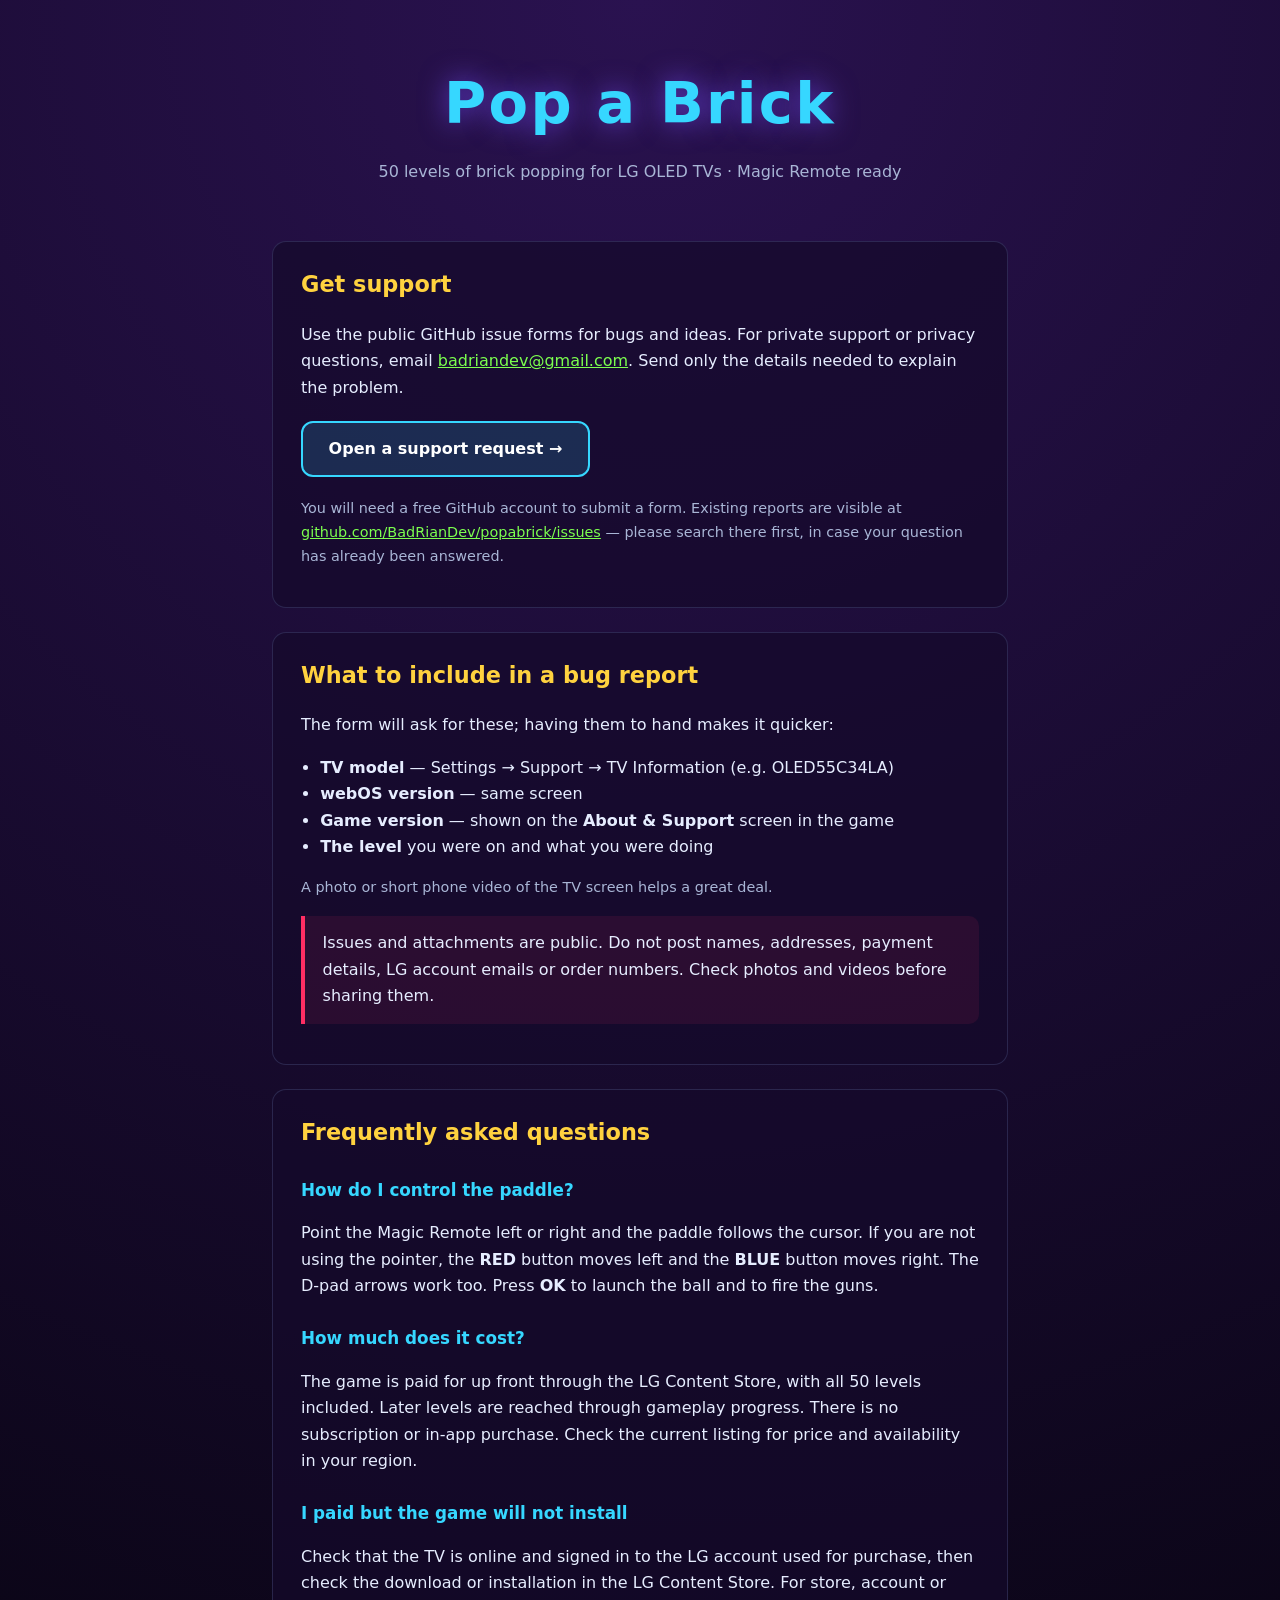
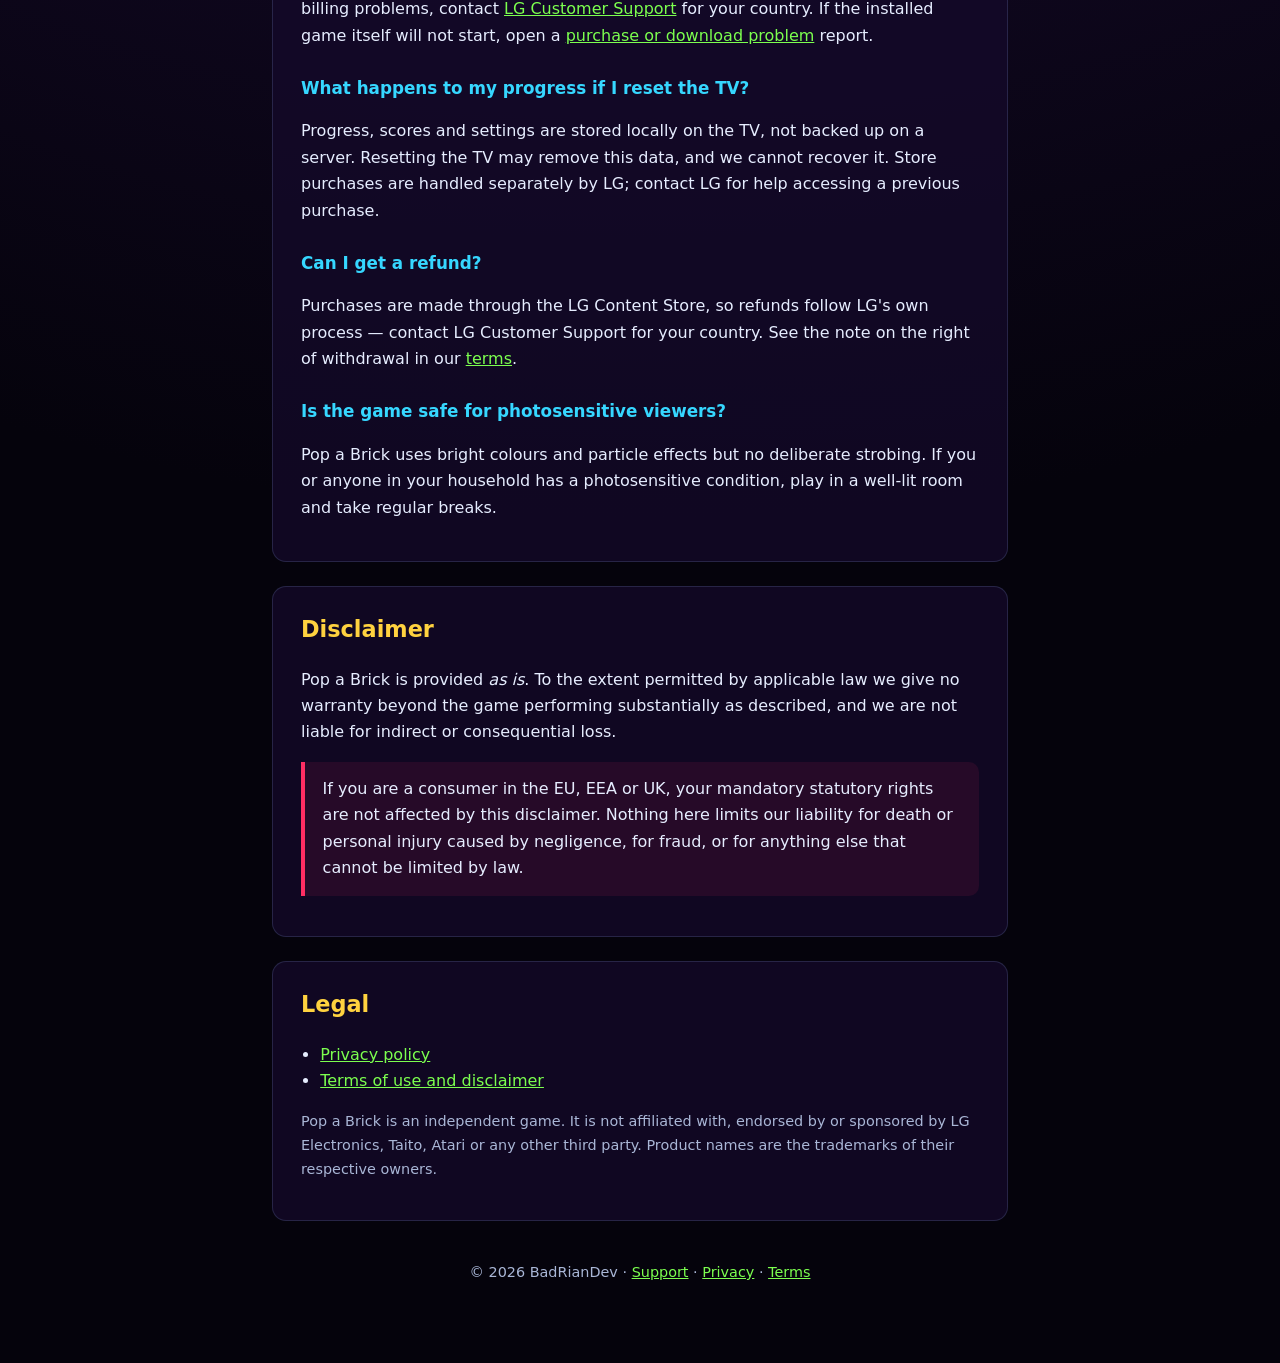
<file: docs/index.html>
<!DOCTYPE html>
<html lang="en">
<head>
<meta charset="utf-8">
<meta name="viewport" content="width=device-width, initial-scale=1">
<title>Pop a Brick — Support</title>
<meta name="description" content="Support, FAQ and issue reporting for Pop a Brick, a brick-breaking game for LG webOS TVs.">
<link rel="stylesheet" href="style.css">
</head>
<body>
<header>
  <h1>Pop a Brick</h1>
  <p class="tag">50 levels of brick popping for LG OLED TVs · Magic Remote ready</p>
</header>

<main>
  <section>
    <h2>Get support</h2>
    <p>
      Use the public GitHub issue forms for bugs and ideas. For private support or privacy
      questions, email <a href="mailto:badriandev@gmail.com">badriandev@gmail.com</a>.
      Send only the details needed to explain the problem.
    </p>
    <p class="cta">
      <a href="https://github.com/BadRianDev/popabrick/issues/new/choose">Open a support request &rarr;</a>
    </p>
    <p class="small">
      You will need a free GitHub account to submit a form. Existing reports are visible at
      <a href="https://github.com/BadRianDev/popabrick/issues">github.com/BadRianDev/popabrick/issues</a>
      — please search there first, in case your question has already been answered.
    </p>
  </section>

  <section>
    <h2>What to include in a bug report</h2>
    <p>The form will ask for these; having them to hand makes it quicker:</p>
    <ul>
      <li><strong>TV model</strong> — Settings → Support → TV Information (e.g. OLED55C34LA)</li>
      <li><strong>webOS version</strong> — same screen</li>
      <li><strong>Game version</strong> — shown on the <strong>About &amp; Support</strong> screen in the game</li>
      <li><strong>The level</strong> you were on and what you were doing</li>
    </ul>
    <p class="small">A photo or short phone video of the TV screen helps a great deal.</p>
    <p class="notice">Issues and attachments are public. Do not post names, addresses, payment details, LG account emails or order numbers. Check photos and videos before sharing them.</p>
  </section>

  <section>
    <h2>Frequently asked questions</h2>

    <h3>How do I control the paddle?</h3>
    <p>
      Point the Magic Remote left or right and the paddle follows the cursor. If you are not
      using the pointer, the <strong>RED</strong> button moves left and the <strong>BLUE</strong>
      button moves right. The D-pad arrows work too. Press <strong>OK</strong> to launch the ball
      and to fire the guns.
    </p>

    <h3>How much does it cost?</h3>
    <p>
      The game is paid for up front through the LG Content Store, with all 50 levels included.
      Later levels are reached through gameplay progress. There is no subscription or in-app
      purchase. Check the current listing for price and availability in your region.
    </p>

    <h3>I paid but the game will not install</h3>
    <p>
      Check that the TV is online and signed in to the LG account used for purchase, then
      check the download or installation in the LG Content Store. For store, account or billing
      problems, contact <a href="https://www.lg.com/support">LG Customer Support</a> for your country.
      If the installed game itself will not start, open a
      <a href="https://github.com/BadRianDev/popabrick/issues/new/choose">purchase or download problem</a> report.
    </p>

    <h3>What happens to my progress if I reset the TV?</h3>
    <p>
      Progress, scores and settings are stored locally on the TV, not backed up on a server.
      Resetting the TV may remove this data, and we cannot recover it. Store purchases are
      handled separately by LG; contact LG for help accessing a previous purchase.
    </p>

    <h3>Can I get a refund?</h3>
    <p>
      Purchases are made through the LG Content Store, so refunds follow LG's own process —
      contact LG Customer Support for your country. See the note on the right of withdrawal in
      our <a href="terms.html">terms</a>.
    </p>

    <h3>Is the game safe for photosensitive viewers?</h3>
    <p>
      Pop a Brick uses bright colours and particle effects but no deliberate strobing. If you
      or anyone in your household has a photosensitive condition, play in a well-lit room and
      take regular breaks.
    </p>
  </section>

  <section>
    <h2>Disclaimer</h2>
    <p>
      Pop a Brick is provided <em>as is</em>. To the extent permitted by applicable law we give
      no warranty beyond the game performing substantially as described, and we are not liable
      for indirect or consequential loss.
    </p>
    <p class="notice">
      If you are a consumer in the EU, EEA or UK, your mandatory statutory rights are not
      affected by this disclaimer. Nothing here limits our liability for death or personal
      injury caused by negligence, for fraud, or for anything else that cannot be limited by law.
    </p>
  </section>

  <section>
    <h2>Legal</h2>
    <ul>
      <li><a href="privacy.html">Privacy policy</a></li>
      <li><a href="terms.html">Terms of use and disclaimer</a></li>
    </ul>
    <p class="small">
      Pop a Brick is an independent game. It is not affiliated with, endorsed by or sponsored by
      LG Electronics, Taito, Atari or any other third party. Product names are the trademarks of
      their respective owners.
    </p>
  </section>
</main>

<footer>
  <p>&copy; 2026 BadRianDev ·
    <a href="https://github.com/BadRianDev/popabrick/issues/new/choose">Support</a> ·
    <a href="privacy.html">Privacy</a> ·
    <a href="terms.html">Terms</a>
  </p>
</footer>
</body>
</html>
</file>
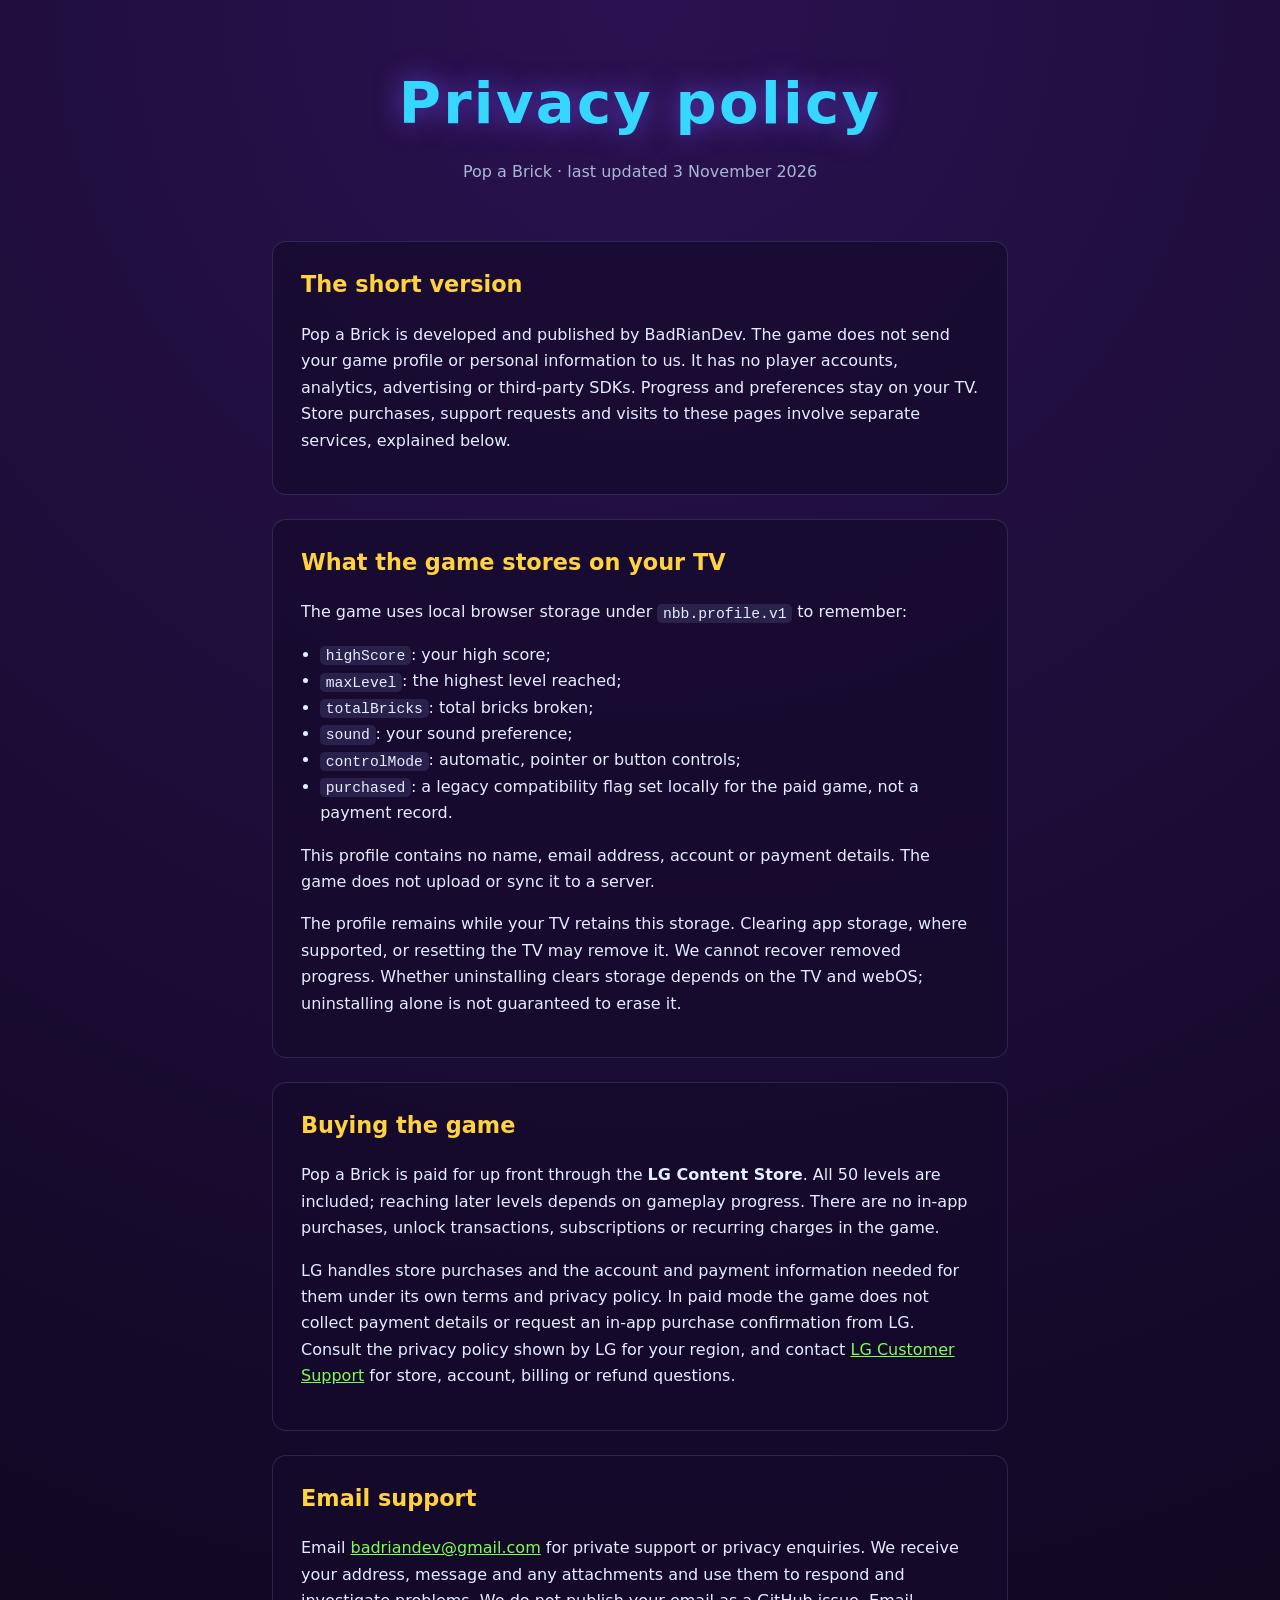
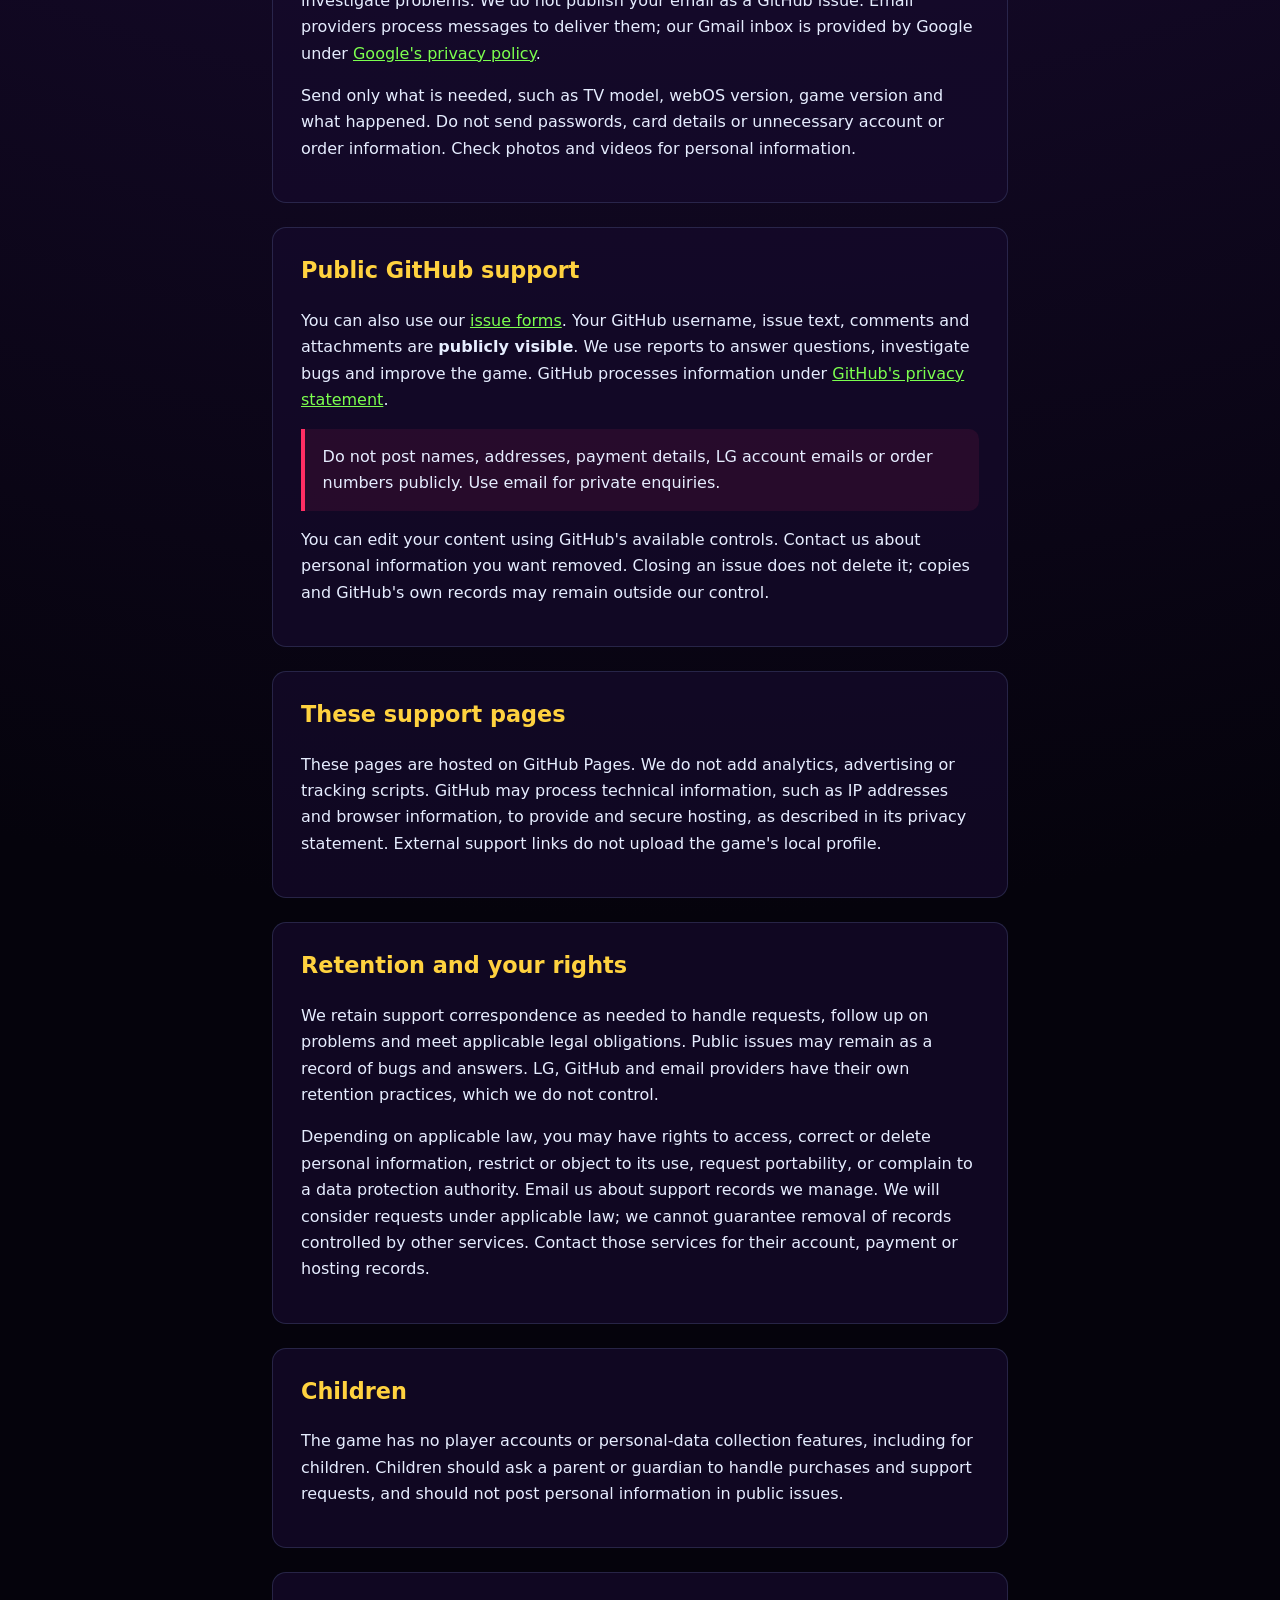
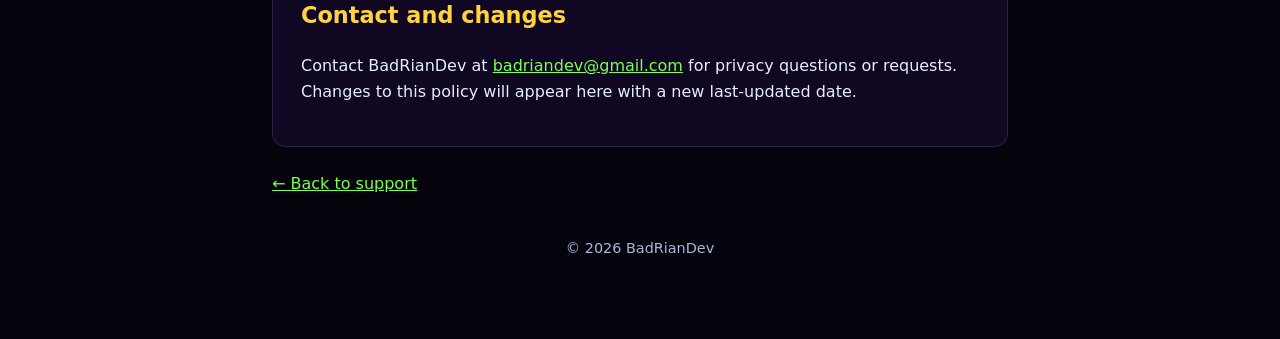
<file: docs/privacy.html>
<!DOCTYPE html>
<html lang="en">
<head>
<meta charset="utf-8">
<meta name="viewport" content="width=device-width, initial-scale=1">
<title>Pop a Brick — Privacy policy</title>
<meta name="description" content="Privacy policy for Pop a Brick on LG webOS TVs.">
<link rel="stylesheet" href="style.css">
</head>
<body>
<header>
  <h1>Privacy policy</h1>
  <p class="tag">Pop a Brick · last updated 3 November 2026</p>
</header>

<main>
  <section>
    <h2>The short version</h2>
    <p>Pop a Brick is developed and published by BadRianDev. The game does not send your game profile or personal information to us. It has no player accounts, analytics, advertising or third-party SDKs. Progress and preferences stay on your TV. Store purchases, support requests and visits to these pages involve separate services, explained below.</p>
  </section>
  <section>
    <h2>What the game stores on your TV</h2>
    <p>The game uses local browser storage under <code>nbb.profile.v1</code> to remember:</p>
    <ul>
      <li><code>highScore</code>: your high score;</li>
      <li><code>maxLevel</code>: the highest level reached;</li>
      <li><code>totalBricks</code>: total bricks broken;</li>
      <li><code>sound</code>: your sound preference;</li>
      <li><code>controlMode</code>: automatic, pointer or button controls;</li>
      <li><code>purchased</code>: a legacy compatibility flag set locally for the paid game, not a payment record.</li>
    </ul>
    <p>This profile contains no name, email address, account or payment details. The game does not upload or sync it to a server.</p>
    <p>The profile remains while your TV retains this storage. Clearing app storage, where supported, or resetting the TV may remove it. We cannot recover removed progress. Whether uninstalling clears storage depends on the TV and webOS; uninstalling alone is not guaranteed to erase it.</p>
  </section>
  <section>
    <h2>Buying the game</h2>
    <p>Pop a Brick is paid for up front through the <strong>LG Content Store</strong>. All 50 levels are included; reaching later levels depends on gameplay progress. There are no in-app purchases, unlock transactions, subscriptions or recurring charges in the game.</p>
    <p>LG handles store purchases and the account and payment information needed for them under its own terms and privacy policy. In paid mode the game does not collect payment details or request an in-app purchase confirmation from LG. Consult the privacy policy shown by LG for your region, and contact <a href="https://www.lg.com/support">LG Customer Support</a> for store, account, billing or refund questions.</p>
  </section>
  <section>
    <h2>Email support</h2>
    <p>Email <a href="mailto:badriandev@gmail.com">badriandev@gmail.com</a> for private support or privacy enquiries. We receive your address, message and any attachments and use them to respond and investigate problems. We do not publish your email as a GitHub issue. Email providers process messages to deliver them; our Gmail inbox is provided by Google under <a href="https://policies.google.com/privacy">Google's privacy policy</a>.</p>
    <p>Send only what is needed, such as TV model, webOS version, game version and what happened. Do not send passwords, card details or unnecessary account or order information. Check photos and videos for personal information.</p>
  </section>
  <section>
    <h2>Public GitHub support</h2>
    <p>You can also use our <a href="https://github.com/BadRianDev/popabrick/issues/new/choose">issue forms</a>. Your GitHub username, issue text, comments and attachments are <strong>publicly visible</strong>. We use reports to answer questions, investigate bugs and improve the game. GitHub processes information under <a href="https://docs.github.com/site-policy/privacy-policies/github-general-privacy-statement">GitHub's privacy statement</a>.</p>
    <p class="notice">Do not post names, addresses, payment details, LG account emails or order numbers publicly. Use email for private enquiries.</p>
    <p>You can edit your content using GitHub's available controls. Contact us about personal information you want removed. Closing an issue does not delete it; copies and GitHub's own records may remain outside our control.</p>
  </section>
  <section>
    <h2>These support pages</h2>
    <p>These pages are hosted on GitHub Pages. We do not add analytics, advertising or tracking scripts. GitHub may process technical information, such as IP addresses and browser information, to provide and secure hosting, as described in its privacy statement. External support links do not upload the game's local profile.</p>
  </section>
  <section>
    <h2>Retention and your rights</h2>
    <p>We retain support correspondence as needed to handle requests, follow up on problems and meet applicable legal obligations. Public issues may remain as a record of bugs and answers. LG, GitHub and email providers have their own retention practices, which we do not control.</p>
    <p>Depending on applicable law, you may have rights to access, correct or delete personal information, restrict or object to its use, request portability, or complain to a data protection authority. Email us about support records we manage. We will consider requests under applicable law; we cannot guarantee removal of records controlled by other services. Contact those services for their account, payment or hosting records.</p>
  </section>
  <section>
    <h2>Children</h2>
    <p>The game has no player accounts or personal-data collection features, including for children. Children should ask a parent or guardian to handle purchases and support requests, and should not post personal information in public issues.</p>
  </section>
  <section>
    <h2>Contact and changes</h2>
    <p>Contact BadRianDev at <a href="mailto:badriandev@gmail.com">badriandev@gmail.com</a> for privacy questions or requests. Changes to this policy will appear here with a new last-updated date.</p>
  </section>
  <p><a href="index.html">&larr; Back to support</a></p>
</main>

<footer>
  <p>&copy; 2026 BadRianDev</p>
</footer>
</body>
</html>
</file>
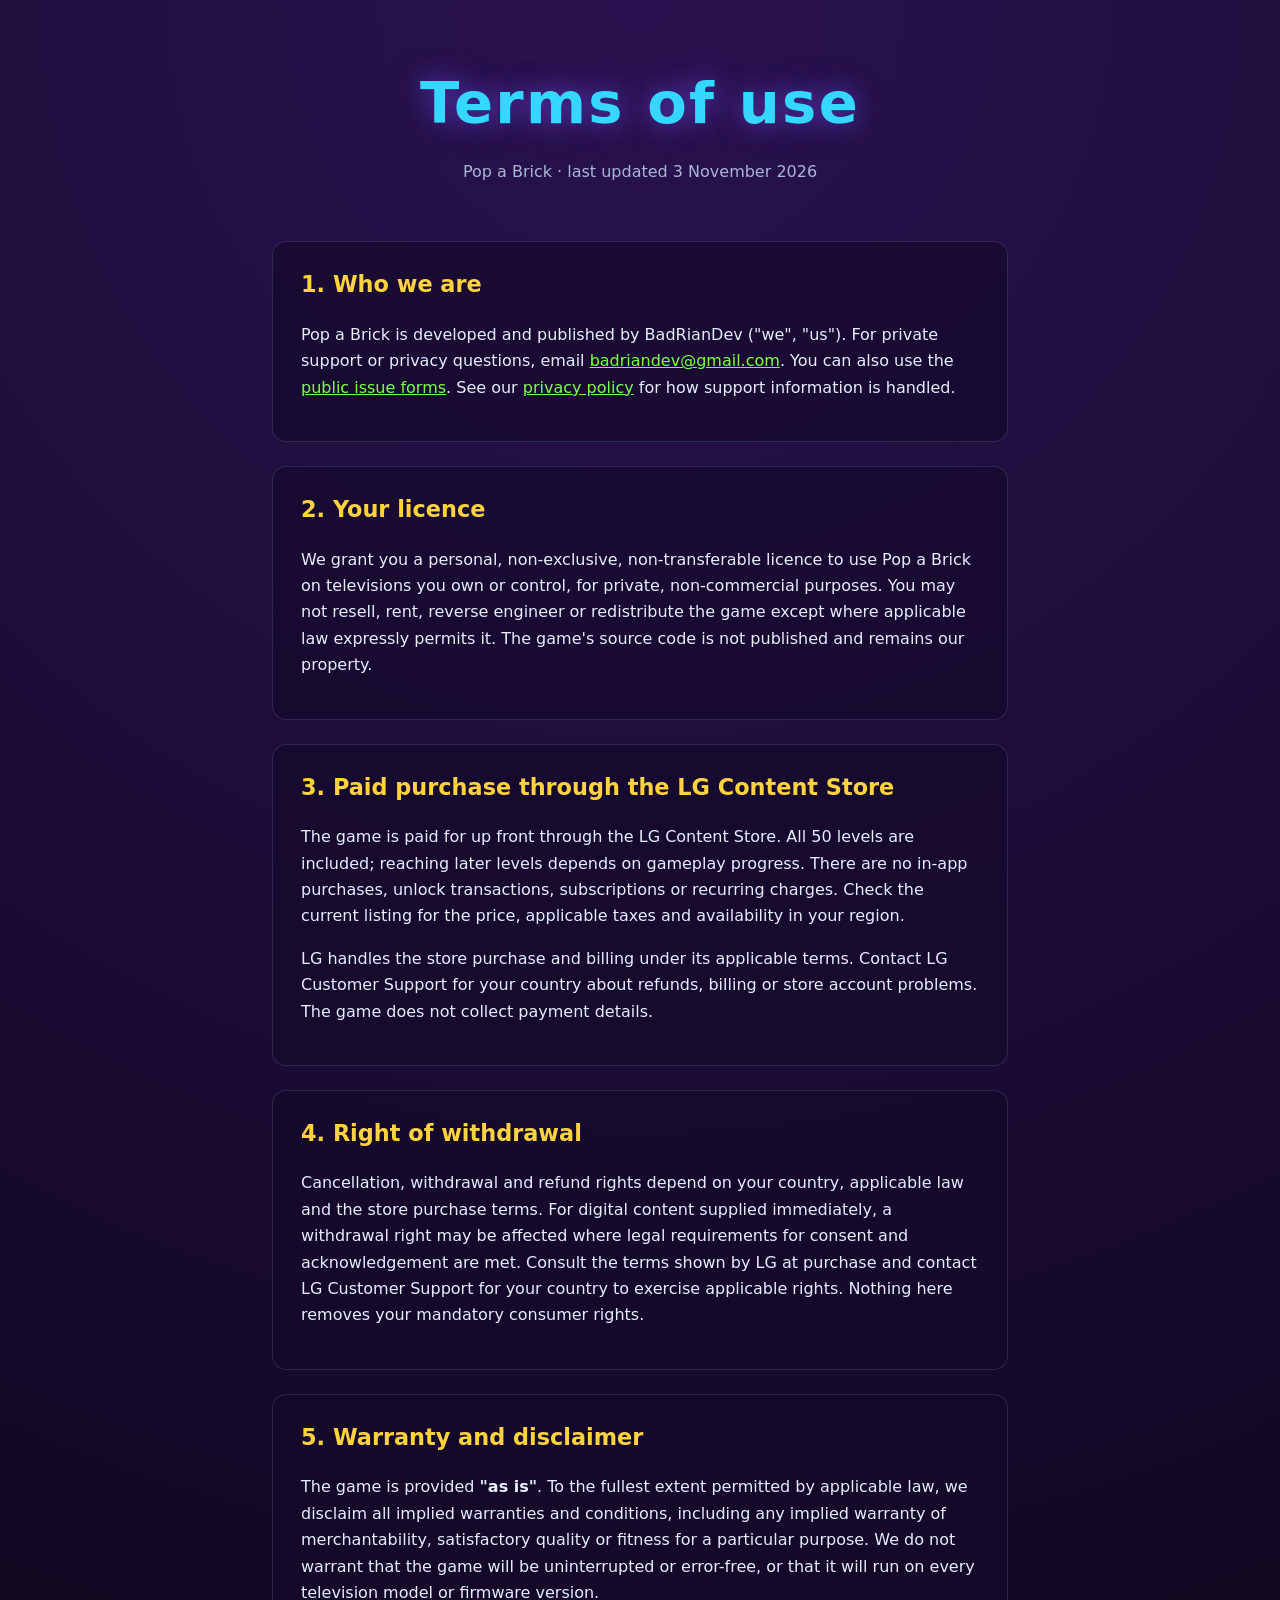
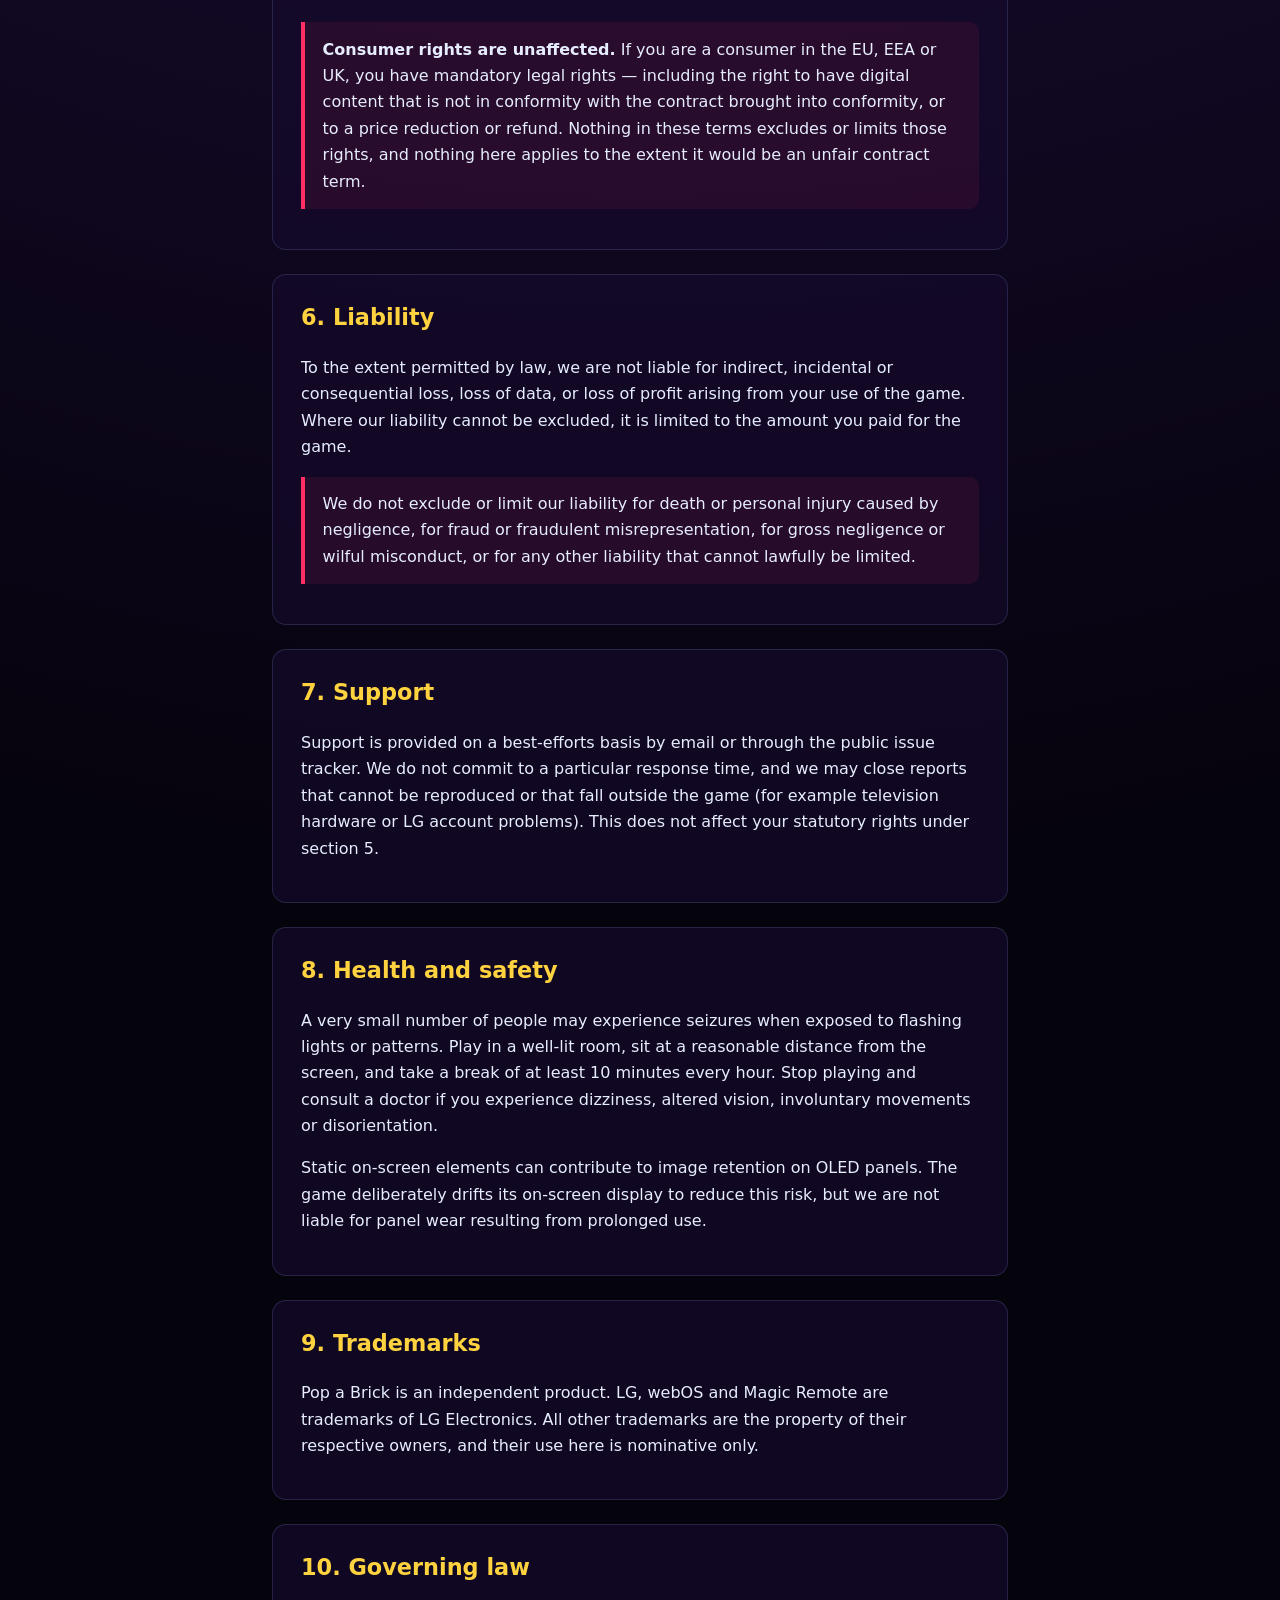
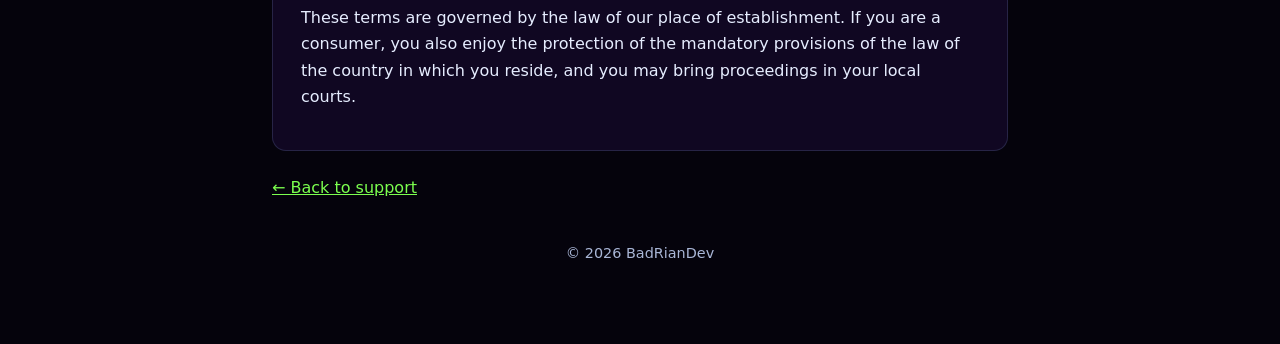
<file: docs/terms.html>
<!DOCTYPE html>
<html lang="en">
<head>
<meta charset="utf-8">
<meta name="viewport" content="width=device-width, initial-scale=1">
<title>Pop a Brick — Terms of use</title>
<meta name="description" content="Terms of use, warranty disclaimer and liability notice for Pop a Brick.">
<link rel="stylesheet" href="style.css">
</head>
<body>
<header>
  <h1>Terms of use</h1>
  <p class="tag">Pop a Brick · last updated 3 November 2026</p>
</header>

<main>
  <section>
    <h2>1. Who we are</h2>
    <p>
      Pop a Brick is developed and published by BadRianDev ("we", "us"). For private support
      or privacy questions, email <a href="mailto:badriandev@gmail.com">badriandev@gmail.com</a>.
      You can also use the <a href="https://github.com/BadRianDev/popabrick/issues/new/choose">public issue forms</a>.
      See our <a href="privacy.html">privacy policy</a> for how support information is handled.
    </p>
  </section>

  <section>
    <h2>2. Your licence</h2>
    <p>
      We grant you a personal, non-exclusive, non-transferable licence to use Pop a Brick on
      televisions you own or control, for private, non-commercial purposes. You may not resell,
      rent, reverse engineer or redistribute the game except where applicable law expressly
      permits it. The game's source code is not published and remains our property.
    </p>
  </section>

  <section>
    <h2>3. Paid purchase through the LG Content Store</h2>
    <p>
      The game is paid for up front through the LG Content Store. All 50 levels are included;
      reaching later levels depends on gameplay progress. There are no in-app purchases,
      unlock transactions, subscriptions or recurring charges. Check the current listing for
      the price, applicable taxes and availability in your region.
    </p>
    <p>
      LG handles the store purchase and billing under its applicable terms. Contact LG Customer
      Support for your country about refunds, billing or store account problems. The game
      does not collect payment details.
    </p>
  </section>

  <section>
    <h2>4. Right of withdrawal</h2>
    <p>
      Cancellation, withdrawal and refund rights depend on your country, applicable law and
      the store purchase terms. For digital content supplied immediately, a withdrawal right
      may be affected where legal requirements for consent and acknowledgement are met.
      Consult the terms shown by LG at purchase and contact LG Customer Support for your country
      to exercise applicable rights. Nothing here removes your mandatory consumer rights.
    </p>
  </section>

  <section>
    <h2>5. Warranty and disclaimer</h2>
    <p>
      The game is provided <strong>"as is"</strong>. To the fullest extent permitted by
      applicable law, we disclaim all implied warranties and conditions, including any implied
      warranty of merchantability, satisfactory quality or fitness for a particular purpose.
      We do not warrant that the game will be uninterrupted or error-free, or that it will run
      on every television model or firmware version.
    </p>
    <p class="notice">
      <strong>Consumer rights are unaffected.</strong> If you are a consumer in the EU, EEA or
      UK, you have mandatory legal rights — including the right to have digital content that is
      not in conformity with the contract brought into conformity, or to a price reduction or
      refund. Nothing in these terms excludes or limits those rights, and nothing here applies
      to the extent it would be an unfair contract term.
    </p>
  </section>

  <section>
    <h2>6. Liability</h2>
    <p>
      To the extent permitted by law, we are not liable for indirect, incidental or
      consequential loss, loss of data, or loss of profit arising from your use of the game.
      Where our liability cannot be excluded, it is limited to the amount you paid for the game.
    </p>
    <p class="notice">
      We do not exclude or limit our liability for death or personal injury caused by
      negligence, for fraud or fraudulent misrepresentation, for gross negligence or wilful
      misconduct, or for any other liability that cannot lawfully be limited.
    </p>
  </section>

  <section>
    <h2>7. Support</h2>
    <p>
      Support is provided on a best-efforts basis by email or through the public issue tracker. We do not
      commit to a particular response time, and we may close reports that cannot be reproduced
      or that fall outside the game (for example television hardware or LG account problems).
      This does not affect your statutory rights under section 5.
    </p>
  </section>

  <section>
    <h2>8. Health and safety</h2>
    <p>
      A very small number of people may experience seizures when exposed to flashing lights or
      patterns. Play in a well-lit room, sit at a reasonable distance from the screen, and take
      a break of at least 10 minutes every hour. Stop playing and consult a doctor if you
      experience dizziness, altered vision, involuntary movements or disorientation.
    </p>
    <p>
      Static on-screen elements can contribute to image retention on OLED panels. The game
      deliberately drifts its on-screen display to reduce this risk, but we are not liable for
      panel wear resulting from prolonged use.
    </p>
  </section>

  <section>
    <h2>9. Trademarks</h2>
    <p>
      Pop a Brick is an independent product. LG, webOS and Magic Remote are trademarks of
      LG Electronics. All other trademarks are the property of their respective owners, and
      their use here is nominative only.
    </p>
  </section>

  <section>
    <h2>10. Governing law</h2>
    <p>
      These terms are governed by the law of our place of establishment. If you are a consumer,
      you also enjoy the protection of the mandatory provisions of the law of the country in
      which you reside, and you may bring proceedings in your local courts.
    </p>
  </section>

  <p><a href="index.html">&larr; Back to support</a></p>
</main>

<footer>
  <p>&copy; 2026 BadRianDev</p>
</footer>
</body>
</html>
</file>
<file: docs/style.css>
:root {
  color-scheme: dark;
  --bg: #05030c;
  --cyan: #36d7ff;
  --pink: #ff2e63;
  --amber: #ffd23f;
  --text: #e6edff;
  --muted: #a9b6d6;
}

* { box-sizing: border-box; }

body {
  margin: 0;
  padding: 0 1.25rem 4rem;
  background: radial-gradient(circle at 50% 0, #2a1250 0, var(--bg) 70%);
  color: var(--text);
  font: 16px/1.65 system-ui, -apple-system, "Segoe UI", Roboto, sans-serif;
}

header, main, footer { max-width: 46rem; margin: 0 auto; }

header { padding: 3.5rem 0 2rem; text-align: center; }

h1 {
  margin: 0;
  font-size: clamp(2.4rem, 8vw, 3.6rem);
  letter-spacing: 0.04em;
  color: var(--cyan);
  text-shadow: 0 0 28px rgba(120, 80, 255, 0.7);
}

.tag { margin: 0.5rem 0 0; color: var(--muted); }

section {
  margin: 1.5rem 0;
  padding: 1.5rem 1.75rem;
  background: rgba(21, 11, 43, 0.72);
  border: 1px solid rgba(120, 140, 200, 0.22);
  border-radius: 14px;
}

h2 {
  margin-top: 0;
  color: var(--amber);
  font-size: 1.4rem;
}

h3 {
  margin: 1.6rem 0 0.3rem;
  color: var(--cyan);
  font-size: 1.05rem;
}

a { color: #7cff4f; }
a:hover { color: #a8ff87; }

.small { color: var(--muted); font-size: 0.9rem; }

.cta { margin: 1.25rem 0; }

.cta a {
  display: inline-block;
  padding: 0.8rem 1.6rem;
  border: 2px solid var(--cyan);
  border-radius: 12px;
  background: rgba(54, 215, 255, 0.16);
  color: #ffffff;
  font-weight: 600;
  text-decoration: none;
}

.cta a:hover { background: rgba(54, 215, 255, 0.3); }

.notice {
  margin-top: 1rem;
  padding: 0.9rem 1.1rem;
  border-left: 4px solid var(--pink);
  background: rgba(255, 46, 99, 0.09);
  border-radius: 0 10px 10px 0;
}

ul { padding-left: 1.2rem; }

code {
  padding: 0.1rem 0.35rem;
  border-radius: 5px;
  background: rgba(120, 140, 200, 0.18);
  font-size: 0.92em;
}

footer {
  margin-top: 2.5rem;
  text-align: center;
  color: var(--muted);
  font-size: 0.9rem;
}
</file>
